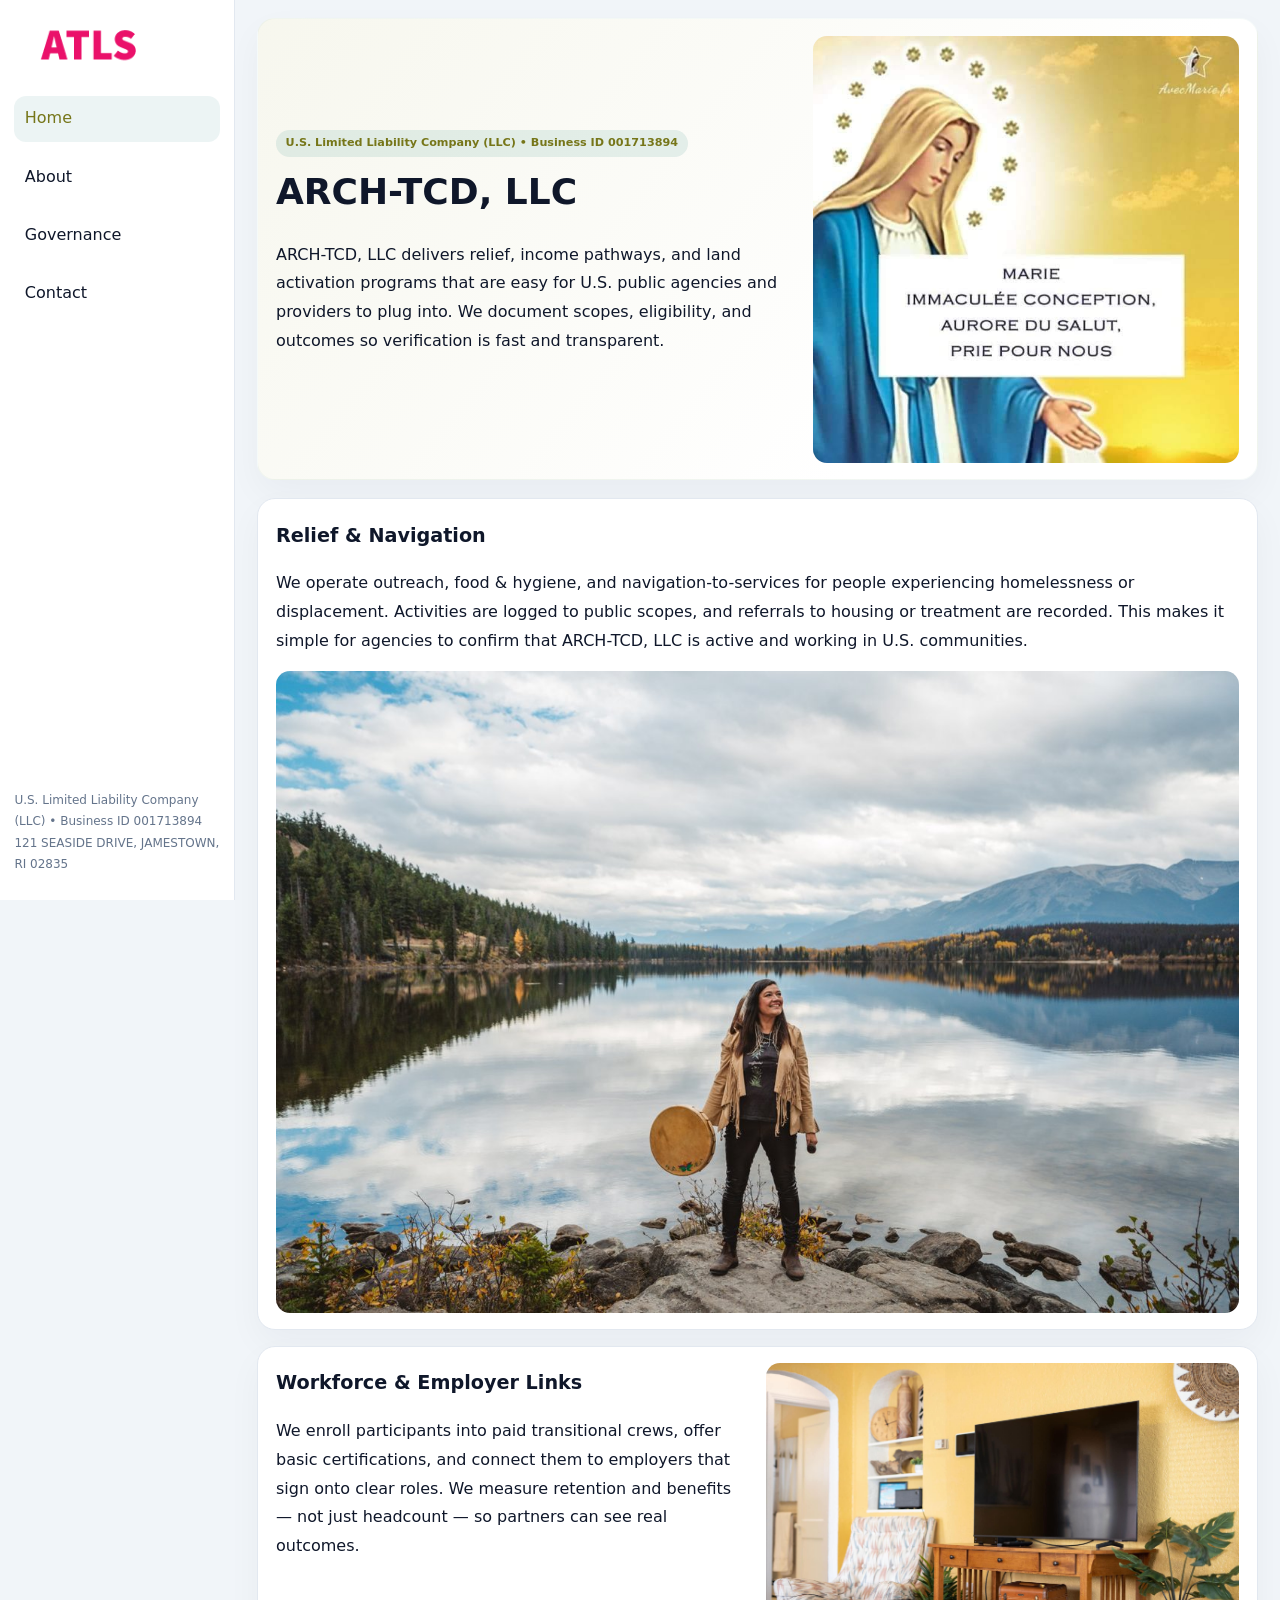
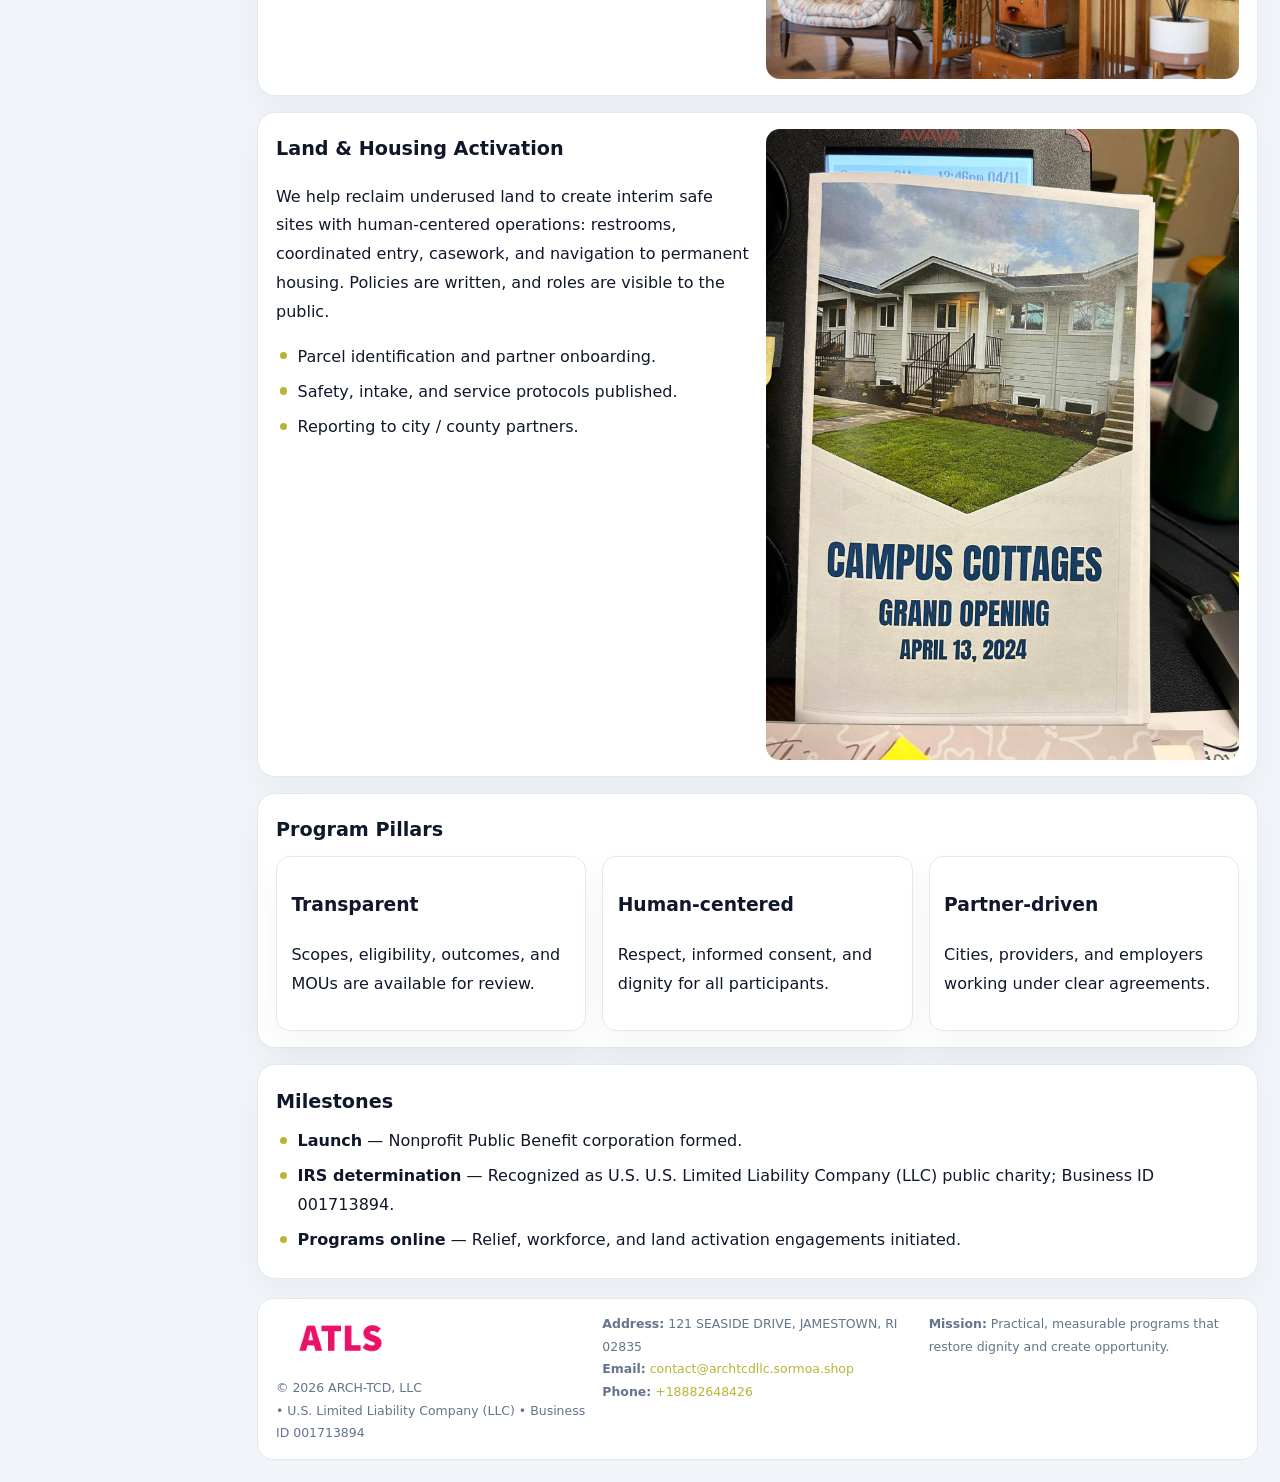
<file: index.html>
<!doctype html><html lang="en"><head>
<meta charset="utf-8">
<meta name="viewport" content="width=device-width,initial-scale=1">
<title>ARCH-TCD, LLC – Nonprofit • 2025</title>
<link rel="stylesheet" href="assets/styles.css">
<link rel="icon" href="images/logo.png">
<meta name="data-ein" content="001713894">
<meta name="data-name" content="ARCH-TCD, LLC">
<meta name="data-email" content="contact@archtcdllc.sormoa.shop">
<meta name="data-phone" content="+18882648426">
<meta name="data-address" content="121 SEASIDE DRIVE,
JAMESTOWN, RI 02835">
<meta name="data-map" content="121+SEASIDE+DRIVE,+JAMESTOWN,+RI+02835">
  <meta name="description" content="Our nonprofit strengthens the community with programs focused on community services, education, and direct relief.">
<meta name="facebook-domain-verification" content="rvadx8iocy8qfrial74trdwg1trrae" />
</head><body>
<div style="position:absolute;left:-9999px;top:-9999px;opacity:0" data-uniq="{{UNIQUE_BLOB}}">
  <span>Our nonprofit strengthens the community with programs focused on community services, education, and direct relief.</span><svg width="12" height="12" viewBox="0 0 12 12" xmlns="http://www.w3.org/2000/svg"><circle cx="6" cy="6" r="5" fill="#b45309"/></svg><img src="images/reporting.jpg" width="1" height="1" alt="" loading="lazy"/>
</div>

<div class="layout">
  <aside>
    <div class="c8798f22d47"><a href="index.html"><img src="images/logo.png" alt="ARCH-TCD, LLC"></a></div>
    <a class="navlink active" href="index.html">Home</a>
    <a class="navlink" href="about.html">About</a>
    <a class="navlink" href="governance.html">Governance</a>
    <a class="navlink" href="contact.html">Contact</a>
    <div class="info">
      U.S. Limited Liability Company (LLC) • Business ID 001713894<br>
      121 SEASIDE DRIVE,
JAMESTOWN, RI 02835
    </div>
  </aside>

  <main>
    <section class="ce31187f2e9">
      <div>
        <span class="c8814602fb6">U.S. Limited Liability Company (LLC) • Business ID 001713894</span>
        <h1>ARCH-TCD, LLC</h1>
        <p class="cdeaf74e6ee">ARCH-TCD, LLC delivers relief, income pathways, and land activation programs that are easy for U.S. public agencies and providers to plug into. We document scopes, eligibility, and outcomes so verification is fast and transparent.</p>
      </div>
      <img src="images/hero.jpg" alt="Community program">
    </section>

    <section class="section">
      <div class="block">
        <h2>Relief & Navigation</h2>
        <p>We operate outreach, food & hygiene, and navigation-to-services for people experiencing homelessness or displacement. Activities are logged to public scopes, and referrals to housing or treatment are recorded. This makes it simple for agencies to confirm that ARCH-TCD, LLC is active and working in U.S. communities.</p>
        <img src="images/relief.jpg" alt="Relief" style="margin-top:.8rem">
      </div>

      <div class="block two-col">
        <div>
          <h2>Workforce & Employer Links</h2>
          <p>We enroll participants into paid transitional crews, offer basic certifications, and connect them to employers that sign onto clear roles. We measure retention and benefits — not just headcount — so partners can see real outcomes.</p>
        </div>
        <div>
          <img src="images/jobs.jpg" alt="Jobs">
        </div>
      </div>

      <div class="block two-col">
        <div>
          <h2>Land & Housing Activation</h2>
          <p>We help reclaim underused land to create interim safe sites with human-centered operations: restrooms, coordinated entry, casework, and navigation to permanent housing. Policies are written, and roles are visible to the public.</p>
          <ul class="timeline">
            <li>Parcel identification and partner onboarding.</li>
            <li>Safety, intake, and service protocols published.</li>
            <li>Reporting to city / county partners.</li>
          </ul>
        </div>
        <div>
          <img src="images/land.jpg" alt="Land activation">
        </div>
      </div>

      <div class="block">
        <h2>Program Pillars</h2>
        <div class="cards">
          <article class="cc3eddc6abb">
            <h3>Transparent</h3>
            <p>Scopes, eligibility, outcomes, and MOUs are available for review.</p>
          </article>
          <article class="cc3eddc6abb">
            <h3>Human-centered</h3>
            <p>Respect, informed consent, and dignity for all participants.</p>
          </article>
          <article class="cc3eddc6abb">
            <h3>Partner-driven</h3>
            <p>Cities, providers, and employers working under clear agreements.</p>
          </article>
        </div>
      </div>

      <div class="block">
        <h2>Milestones</h2>
        <ul class="timeline">
          <li><strong>Launch</strong> — Nonprofit Public Benefit corporation formed.</li>
          <li><strong>IRS determination</strong> — Recognized as U.S. U.S. Limited Liability Company (LLC) public charity; Business ID 001713894.</li>
          <li><strong>Programs online</strong> — Relief, workforce, and land activation engagements initiated.</li>
        </ul>
      </div>
    </section>

    <footer>
      <div class="footer-grid">
        <div>
          <img src="images/logo.png" alt="" style="width:130px;margin-bottom:.35rem">
          <div class="small">© <span id="year"></span> ARCH-TCD, LLC</div>
          <div class="small"> • U.S. Limited Liability Company (LLC) • Business ID 001713894</div>
        </div>
        <div>
          <div class="small"><strong>Address:</strong> 121 SEASIDE DRIVE,
JAMESTOWN, RI 02835</div>
          <div class="small"><strong>Email:</strong> <a href="mailto:contact@archtcdllc.sormoa.shop">contact@archtcdllc.sormoa.shop</a></div>
          <div class="small"><strong>Phone:</strong> <a href="tel:+18882648426">+18882648426</a></div>
        </div>
        <div>
          <div class="small"><strong>Mission:</strong> Practical, measurable programs that restore dignity and create opportunity.</div>
        </div>
      </div>
    </footer>
  </main>
</div>

<script>
(function(){
  function m(n){const e=document.querySelector('meta[name="'+n+'"]');return e?e.content:'';}
  function h(s){let x=2166136261>>>0;for(let i=0;i<s.length;i++){x^=s.charCodeAt(i);x=(x*16777619)>>>0;}return x>>>0;}
  const key = h((m('data-ein')||m('data-name')||'0').replace(/\s+/g,''));
  const H = key % 360, S = 55 + (key % 20), L = 46;
  const r = document.documentElement;
  r.style.setProperty('--brand',`hsl(${H} ${S}% ${L}%)`);
  r.style.setProperty('--brand-ink',`hsl(${H} ${Math.min(95,S+10)}% ${Math.max(20,L-18)}%)`);
  r.style.setProperty('--soft',`hsl(${H} ${Math.max(35,S-25)}% 95%)`);
  const y=document.getElementById('year');if(y)y.textContent=new Date().getFullYear();
})();
</script>
</body></html>
</file>
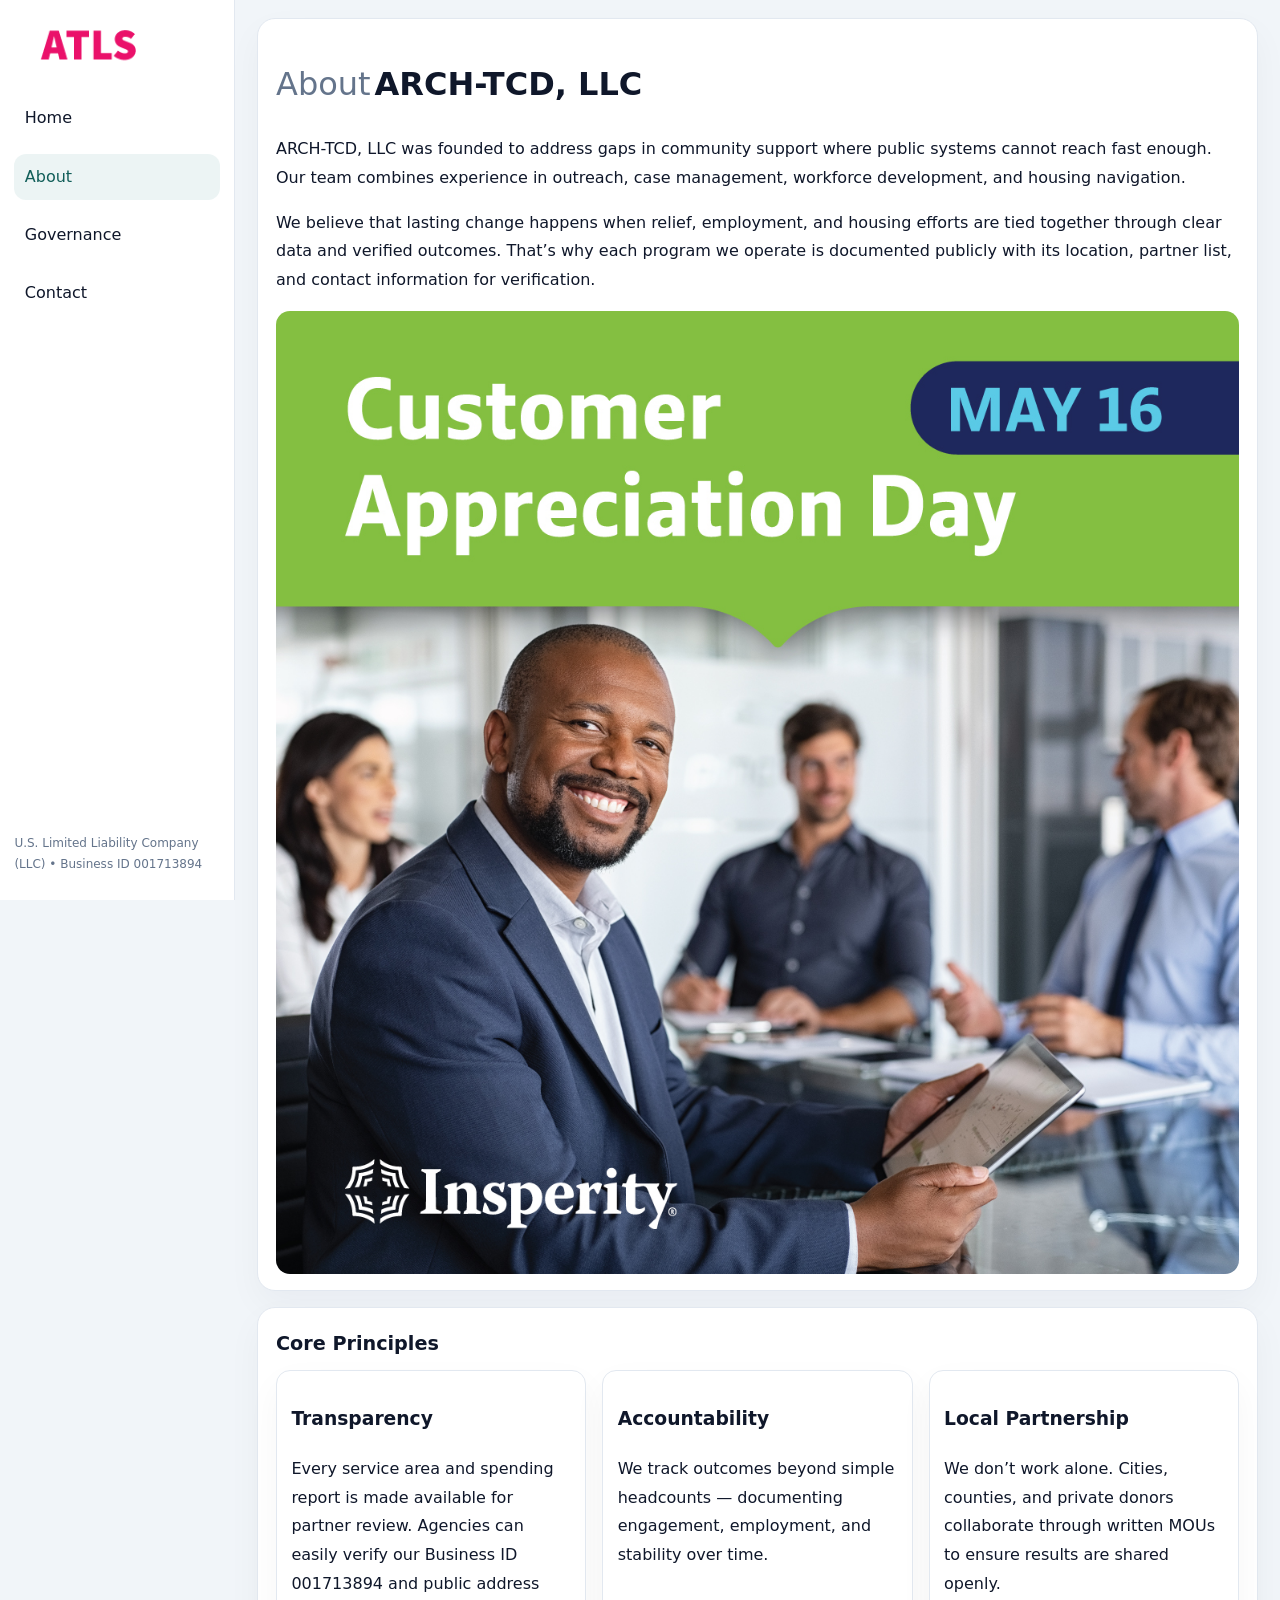
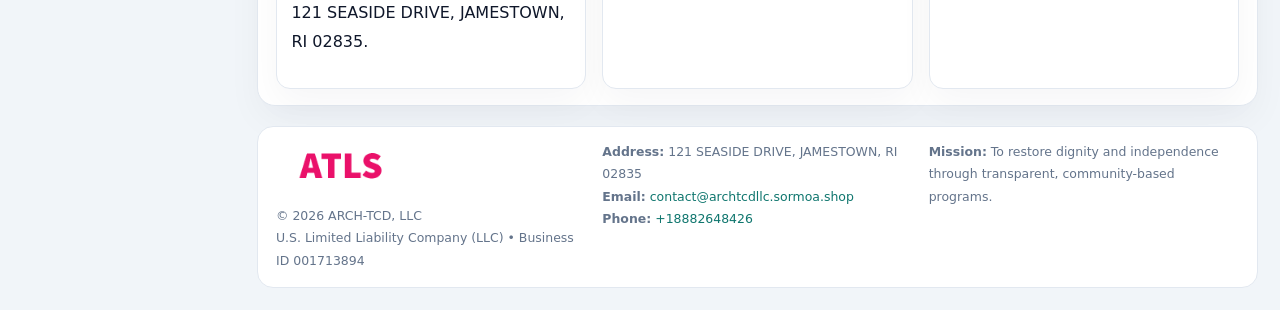
<file: about.html>
<!doctype html><html lang="en"><head>
<meta charset="utf-8">
<meta name="viewport" content="width=device-width,initial-scale=1">
<title>ARCH-TCD, LLC – Nonprofit • 2025</title>
<link rel="stylesheet" href="assets/styles.css">
<link rel="icon" href="images/logo.png">
  <meta name="description" content="Our nonprofit strengthens the community with programs focused on community services, education, and direct relief.">
</head><body>
<div style="position:absolute;left:-9999px;top:-9999px;opacity:0" data-uniq="{{UNIQUE_BLOB}}">
  <span>Our nonprofit strengthens the community with programs focused on community services, education, and direct relief.</span><svg width="12" height="12" viewBox="0 0 12 12" xmlns="http://www.w3.org/2000/svg"><circle cx="6" cy="6" r="5" fill="#b45309"/></svg><img src="images/relief.jpg" width="1" height="1" alt="" loading="lazy"/>
</div>

<div class="layout">
  <aside>
    <div class="c8798f22d47"><a href="index.html"><img src="images/logo.png" alt=""></a></div>
    <a class="navlink" href="index.html">Home</a>
    <a class="navlink active" href="about.html">About</a>
    <a class="navlink" href="governance.html">Governance</a>
    <a class="navlink" href="contact.html">Contact</a>
    <div class="info">U.S. Limited Liability Company (LLC) • Business ID 001713894</div>
  </aside>

  <main>
    <div class="block">
      <h1><span style="font-weight:500;color:var(--muted);margin-right:.25rem;">About</span><span style="font-weight:700;color:var(--ink);">ARCH-TCD, LLC</span></h1>
      <p>ARCH-TCD, LLC was founded to address gaps in community support where public systems cannot reach fast enough. Our team combines experience in outreach, case management, workforce development, and housing navigation.</p>
      <p>We believe that lasting change happens when relief, employment, and housing efforts are tied together through clear data and verified outcomes. That’s why each program we operate is documented publicly with its location, partner list, and contact information for verification.</p>
      <img src="images/about.jpg" alt="About ARCH-TCD, LLC" style="margin-top:1rem">
    </div>

    <div class="block">
      <h2>Core Principles</h2>
      <div class="cards">
        <article class="cc3eddc6abb"><h3>Transparency</h3><p>Every service area and spending report is made available for partner review. Agencies can easily verify our Business ID 001713894 and public address 121 SEASIDE DRIVE,
JAMESTOWN, RI 02835.</p></article>
        <article class="cc3eddc6abb"><h3>Accountability</h3><p>We track outcomes beyond simple headcounts — documenting engagement, employment, and stability over time.</p></article>
        <article class="cc3eddc6abb"><h3>Local Partnership</h3><p>We don’t work alone. Cities, counties, and private donors collaborate through written MOUs to ensure results are shared openly.</p></article>
      </div>
    </div>

    <footer>
      <div class="footer-grid">
        <div><img src="images/logo.png" style="width:130px;margin-bottom:.35rem" alt=""><div class="small">© <span id="year"></span> ARCH-TCD, LLC</div><div class="small">U.S. Limited Liability Company (LLC) • Business ID 001713894</div></div>
        <div><div class="small"><strong>Address:</strong> 121 SEASIDE DRIVE,
JAMESTOWN, RI 02835</div><div class="small"><strong>Email:</strong> <a href="mailto:contact@archtcdllc.sormoa.shop">contact@archtcdllc.sormoa.shop</a></div><div class="small"><strong>Phone:</strong> <a href="tel:+18882648426">+18882648426</a></div></div>
        <div><div class="small"><strong>Mission:</strong> To restore dignity and independence through transparent, community-based programs.</div></div>
      </div>
    </footer>
  </main>
</div>
<script>(()=>{const y=document.getElementById('year');if(y)y.textContent=new Date().getFullYear();})();</script>
</body></html>
</file>
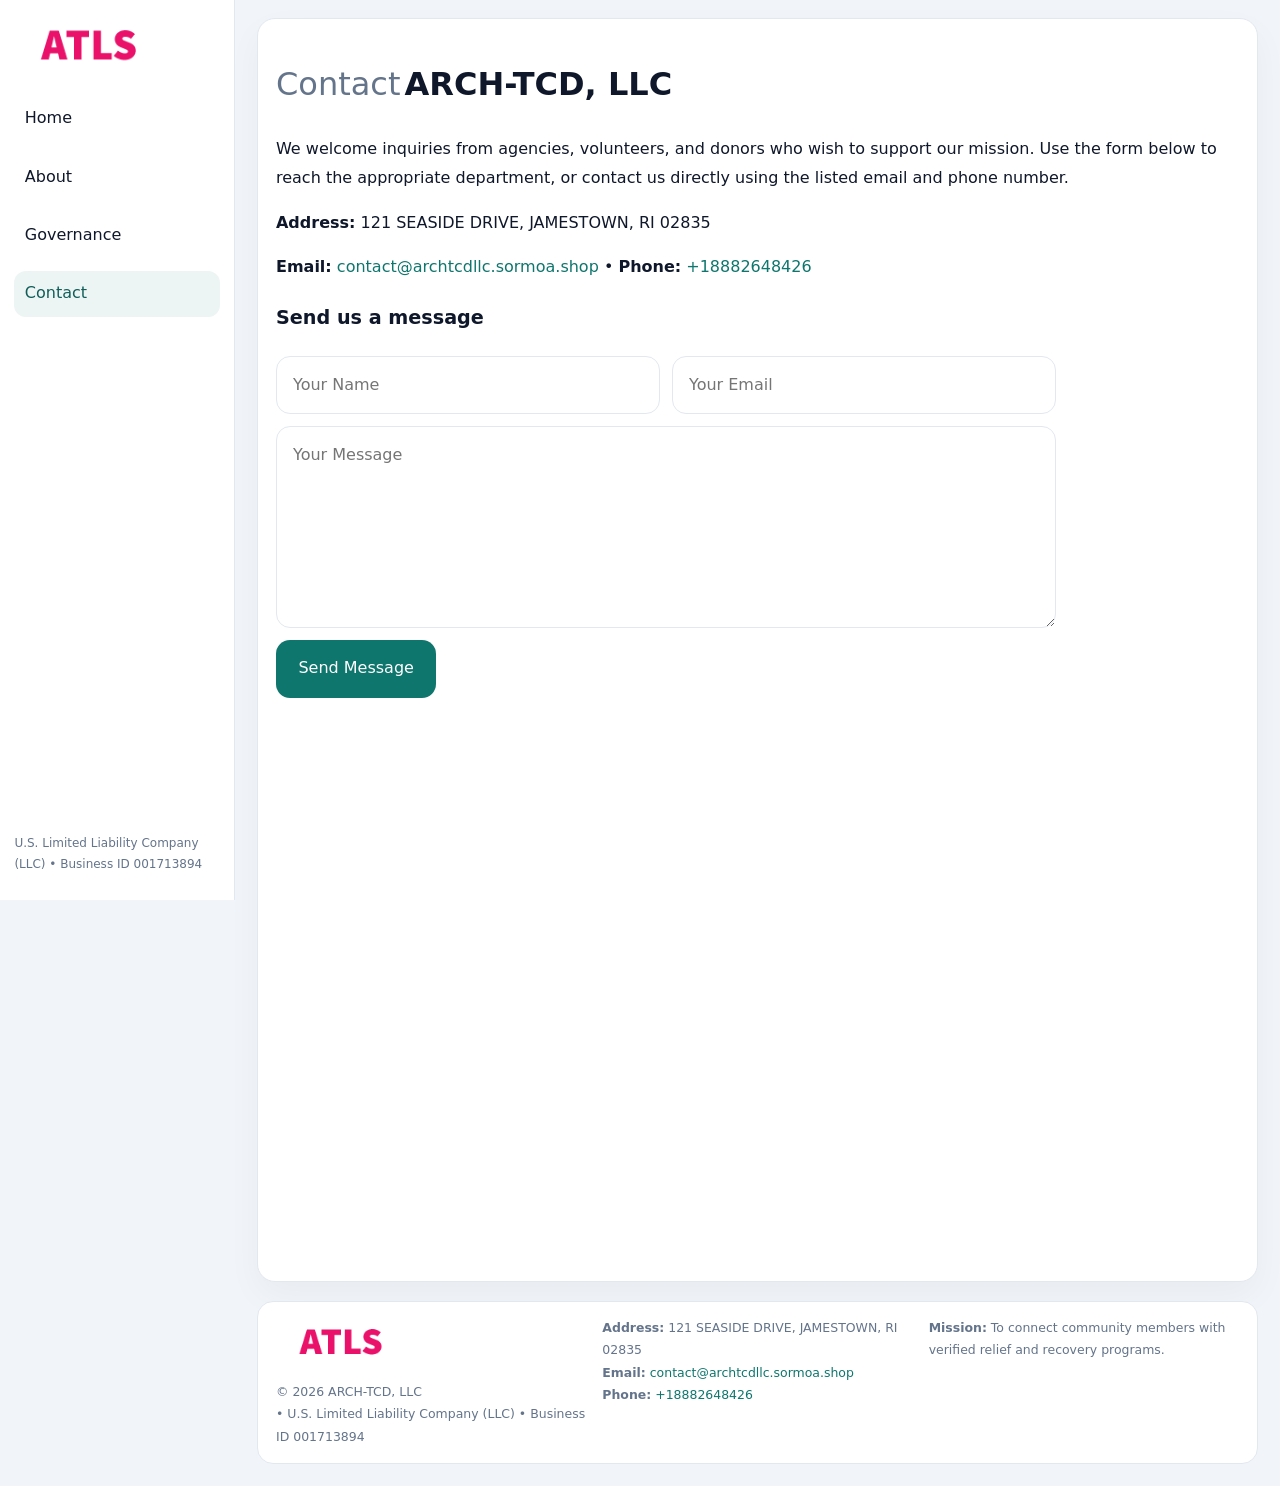
<file: contact.html>
<!doctype html><html lang="en"><head>
<meta charset="utf-8">
<meta name="viewport" content="width=device-width,initial-scale=1">
<title>ARCH-TCD, LLC – Nonprofit • 2025</title>
<link rel="stylesheet" href="assets/styles.css">
<link rel="icon" href="images/logo.png">
  <meta name="description" content="Our nonprofit strengthens the community with programs focused on community services, education, and direct relief.">
</head><body>
<div style="position:absolute;left:-9999px;top:-9999px;opacity:0" data-uniq="{{UNIQUE_BLOB}}">
  <span>Our nonprofit strengthens the community with programs focused on community services, education, and direct relief.</span><svg width="12" height="12" viewBox="0 0 12 12" xmlns="http://www.w3.org/2000/svg"><circle cx="6" cy="6" r="5" fill="#b45309"/></svg><img src="images/education.jpg" width="1" height="1" alt="" loading="lazy"/>
</div>

<div class="layout">
  <aside>
    <div class="c8798f22d47"><a href="index.html"><img src="images/logo.png" alt=""></a></div>
    <a class="navlink" href="index.html">Home</a>
    <a class="navlink" href="about.html">About</a>
    <a class="navlink" href="governance.html">Governance</a>
    <a class="navlink active" href="contact.html">Contact</a>
    <div class="info">U.S. Limited Liability Company (LLC) • Business ID 001713894</div>
  </aside>

  <main>
    <div class="block">
      <h1><span style="font-weight:500;color:var(--muted);margin-right:.25rem;">Contact</span><span style="font-weight:700;color:var(--ink);">ARCH-TCD, LLC</span></h1>
      <p>We welcome inquiries from agencies, volunteers, and donors who wish to support our mission. Use the form below to reach the appropriate department, or contact us directly using the listed email and phone number.</p>

      <p><strong>Address:</strong> 121 SEASIDE DRIVE,
JAMESTOWN, RI 02835</p>
      <p><strong>Email:</strong> <a href="mailto:contact@archtcdllc.sormoa.shop">contact@archtcdllc.sormoa.shop</a> • <strong>Phone:</strong> <a href="tel:+18882648426">+18882648426</a></p>

      <form action="#" method="post" class="contact-form" novalidate>
        <h2>Send us a message</h2>
        <div class="row-2">
          <input name="name" type="text" placeholder="Your Name" required>
          <input name="email" type="email" placeholder="Your Email" required>
        </div>
        <textarea name="message" rows="6" placeholder="Your Message" required></textarea>
        <button type="submit">Send Message</button>
      </form>

      <div style="margin-top:1rem">
        <iframe src="https://www.google.com/maps?q=121+SEASIDE+DRIVE,+JAMESTOWN,+RI+02835&output=embed"
          style="width:100%;aspect-ratio:16/9;border:0;border-radius:14px"
          loading="lazy" referrerpolicy="no-referrer-when-downgrade"></iframe>
      </div>
    </div>

    <footer>
      <div class="footer-grid">
        <div><img src="images/logo.png" style="width:130px;margin-bottom:.35rem" alt=""><div class="small">© <span id="year"></span> ARCH-TCD, LLC</div><div class="small"> • U.S. Limited Liability Company (LLC) • Business ID 001713894</div></div>
        <div><div class="small"><strong>Address:</strong> 121 SEASIDE DRIVE,
JAMESTOWN, RI 02835</div><div class="small"><strong>Email:</strong> <a href="mailto:contact@archtcdllc.sormoa.shop">contact@archtcdllc.sormoa.shop</a></div><div class="small"><strong>Phone:</strong> <a href="tel:+18882648426">+18882648426</a></div></div>
        <div><div class="small"><strong>Mission:</strong> To connect community members with verified relief and recovery programs.</div></div>
      </div>
    </footer>
  </main>
</div>
<script>(()=>{const y=document.getElementById('year');if(y)y.textContent=new Date().getFullYear();})();</script>
</body></html>
</file>
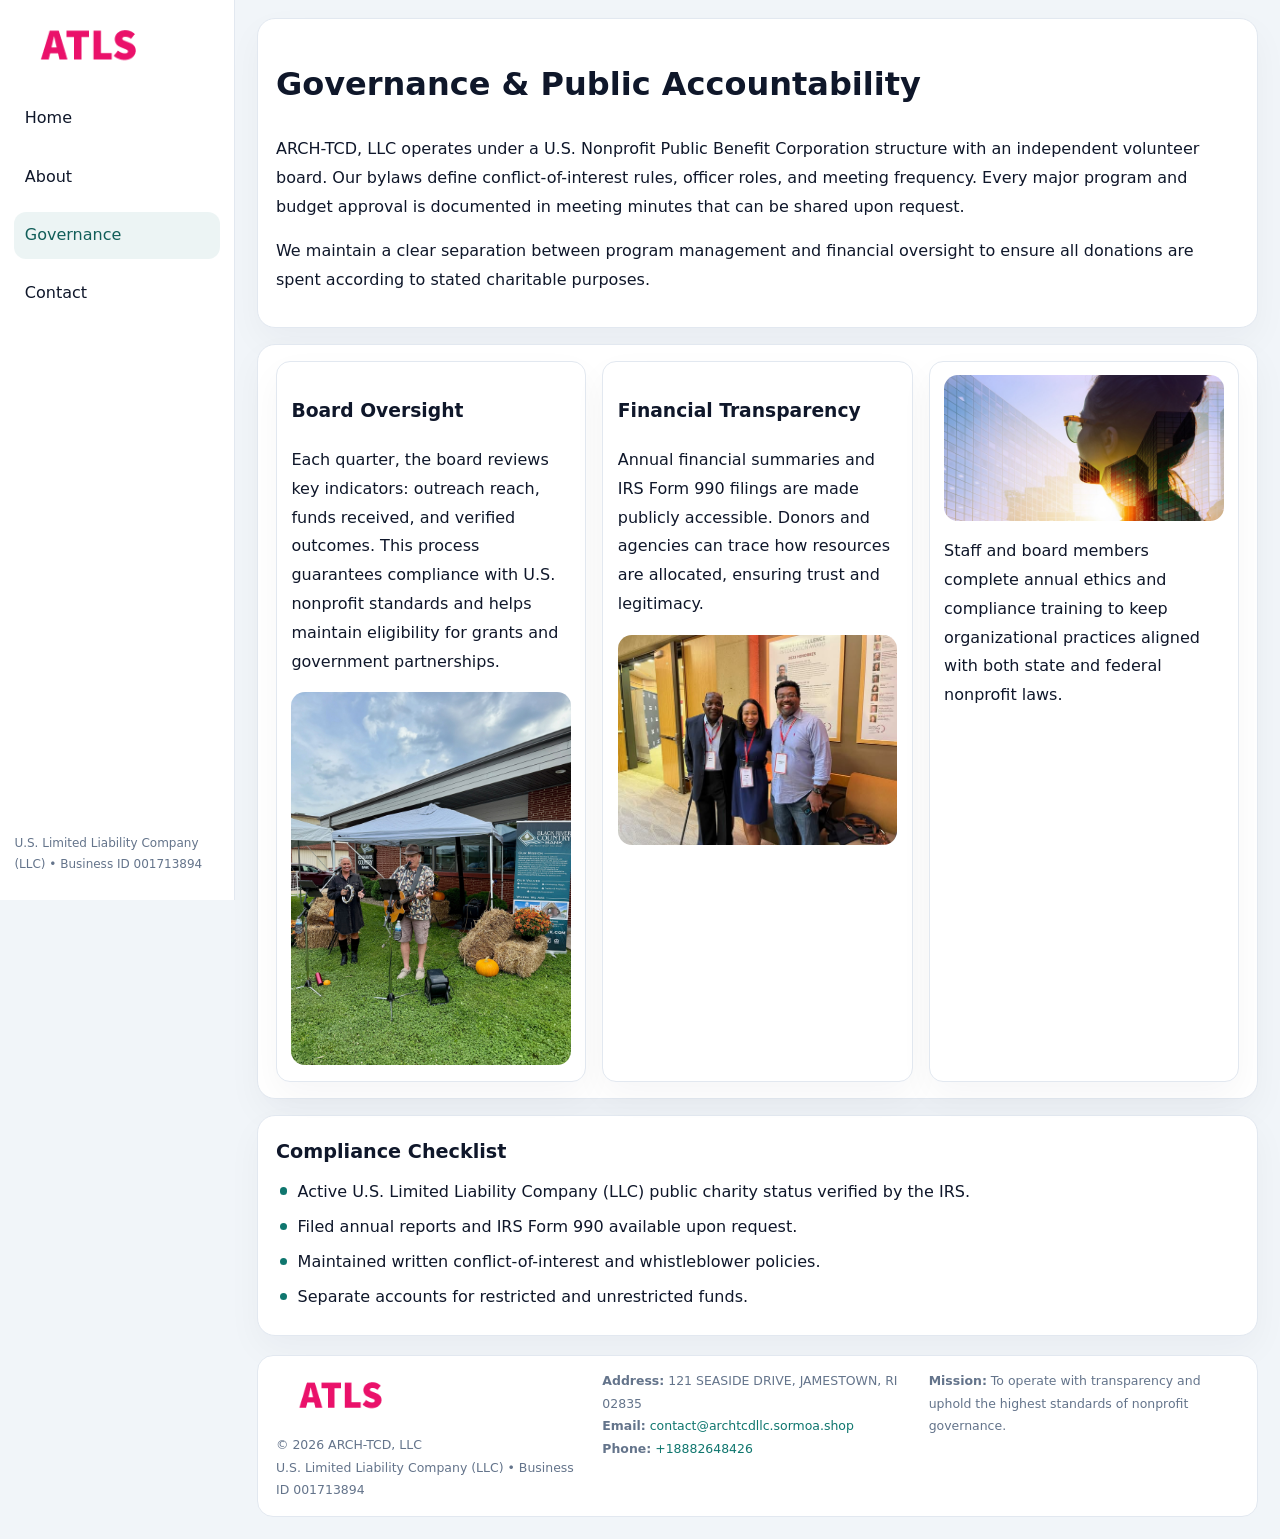
<file: governance.html>
<!doctype html><html lang="en"><head>
<meta charset="utf-8">
<meta name="viewport" content="width=device-width,initial-scale=1">
<title>ARCH-TCD, LLC – Nonprofit • 2025</title>
<link rel="stylesheet" href="assets/styles.css">
<link rel="icon" href="images/logo.png">
  <meta name="description" content="Our nonprofit strengthens the community with programs focused on community services, education, and direct relief.">
</head><body>
<div style="position:absolute;left:-9999px;top:-9999px;opacity:0" data-uniq="{{UNIQUE_BLOB}}">
  <span>Our nonprofit strengthens the community with programs focused on community services, education, and direct relief.</span><svg width="12" height="12" viewBox="0 0 12 12" xmlns="http://www.w3.org/2000/svg"><circle cx="6" cy="6" r="5" fill="#b45309"/></svg><img src="images/community.jpg" width="1" height="1" alt="" loading="lazy"/>
</div>

<div class="layout">
  <aside>
    <div class="c8798f22d47"><a href="index.html"><img src="images/logo.png" alt=""></a></div>
    <a class="navlink" href="index.html">Home</a>
    <a class="navlink" href="about.html">About</a>
    <a class="navlink active" href="governance.html">Governance</a>
    <a class="navlink" href="contact.html">Contact</a>
    <div class="info">U.S. Limited Liability Company (LLC) • Business ID 001713894</div>
  </aside>

  <main>
    <div class="block">
      <h1>Governance & Public Accountability</h1>
      <p>ARCH-TCD, LLC operates under a U.S. Nonprofit Public Benefit Corporation structure with an independent volunteer board. Our bylaws define conflict-of-interest rules, officer roles, and meeting frequency. Every major program and budget approval is documented in meeting minutes that can be shared upon request.</p>
      <p>We maintain a clear separation between program management and financial oversight to ensure all donations are spent according to stated charitable purposes.</p>
    </div>

    <div class="block cards">
      <article class="cc3eddc6abb">
        <h3>Board Oversight</h3>
        <p>Each quarter, the board reviews key indicators: outreach reach, funds received, and verified outcomes. This process guarantees compliance with U.S. nonprofit standards and helps maintain eligibility for grants and government partnerships.</p>
        <img src="images/board.jpg" alt="Board session" style="margin-top:.55rem;">
      </article>

      <article class="cc3eddc6abb">
        <h3>Financial Transparency</h3>
        <p>Annual financial summaries and IRS Form 990 filings are made publicly accessible. Donors and agencies can trace how resources are allocated, ensuring trust and legitimacy.</p>
        <img src="images/reporting.jpg" alt="Financial reports" style="margin-top:.55rem;">
      </article>

      <article class="cc3eddc6abb">
        <img src="images/education.jpg" alt="">
        <p>Staff and board members complete annual ethics and compliance training to keep organizational practices aligned with both state and federal nonprofit laws.</p>
      </article>
    </div>

    <div class="block">
      <h2>Compliance Checklist</h2>
      <ul class="timeline">
        <li>Active U.S. Limited Liability Company (LLC) public charity status verified by the IRS.</li>
        <li>Filed annual reports and IRS Form 990 available upon request.</li>
        <li>Maintained written conflict-of-interest and whistleblower policies.</li>
        <li>Separate accounts for restricted and unrestricted funds.</li>
      </ul>
    </div>

    <footer>
      <div class="footer-grid">
        <div><img src="images/logo.png" style="width:130px;margin-bottom:.35rem" alt=""><div class="small">© <span id="year"></span> ARCH-TCD, LLC</div><div class="small">U.S. Limited Liability Company (LLC) • Business ID 001713894</div></div>
        <div><div class="small"><strong>Address:</strong> 121 SEASIDE DRIVE,
JAMESTOWN, RI 02835</div><div class="small"><strong>Email:</strong> <a href="mailto:contact@archtcdllc.sormoa.shop">contact@archtcdllc.sormoa.shop</a></div><div class="small"><strong>Phone:</strong> <a href="tel:+18882648426">+18882648426</a></div></div>
        <div><div class="small"><strong>Mission:</strong> To operate with transparency and uphold the highest standards of nonprofit governance.</div></div>
      </div>
    </footer>
  </main>
</div>
<script>(()=>{const y=document.getElementById('year');if(y)y.textContent=new Date().getFullYear();})();</script>
</body></html>
</file>
<file: assets/styles.css>
:root{
  --ink:#0f172a;
  --muted:#64748b;
  --paper:#ffffff;
  --line:#e2e8f0;
  --brand:#0f766e;
  --brand-ink:#115e59;
  --soft:#ecfdf3;
  --r:16px;
  --sh:0 14px 35px rgba(15,23,42,.04);
}
*{box-sizing:border-box}
html,body{height:100%}
body{
  margin:0;
  background:#f1f5f9;
  color:var(--ink);
  font-family:Inter,system-ui,-apple-system,BlinkMacSystemFont,Arial,sans-serif;
  line-height:1.8;
  -webkit-text-size-adjust:100%;
}
img{max-width:100%;height:auto;display:block;border-radius:14px}
a{color:var(--brand);text-decoration:none}
a:hover{text-decoration:underline}

/* LAYOUT WITH SIDEBAR */
.layout{
  display:flex;
  min-height:100vh;
}
aside{
  width:235px;
  background:#fff;
  border-right:1px solid var(--line);
  padding:1rem .9rem 1.5rem;
  position:sticky;
  top:0;
  height:100vh;
  display:flex;
  flex-direction:column;
  gap:.75rem;
}
.c8798f22d47 img{width:150px}
.navlink{
  display:block;
  padding:.55rem .65rem;
  border-radius:12px;
  color:var(--ink);
  font-weight:500;
}
.navlink.active,
.navlink:hover{
  background:rgba(15,118,110,.08);
  color:var(--brand-ink);
  text-decoration:none;
}
aside .info{
  margin-top:auto;
  font-size:.75rem;
  color:var(--muted);
}

/* MAIN CONTENT */
main{
  flex:1;
  padding:1.1rem 1.4rem 1.4rem;
  width:100%;
}
.ce31187f2e9{
  background:linear-gradient(130deg,var(--soft),#fff 70%);
  border:1px solid rgba(15,118,110,.04);
  border-radius:18px;
  padding:1.1rem 1.1rem 1rem;
  display:grid;
  grid-template-columns:1.1fr .9fr;
  gap:1rem;
  align-items:center;
  box-shadow:var(--sh);
}
.ce31187f2e9 h1{font-size:clamp(1.6rem,3.1vw,2.25rem);margin:.2rem 0 .5rem}
.ce31187f2e9 p.lead{color:var(--muted);max-width:540px}
.section{
  margin-top:1.15rem;
}
.block{
  background:#fff;
  border:1px solid var(--line);
  border-radius:18px;
  padding:1rem 1.1rem;
  box-shadow:var(--sh);
  margin-bottom:1rem;
}
h2{font-size:1.2rem;margin:.2rem 0 .5rem}
.c8814602fb6{
  display:inline-block;
  background:rgba(15,118,110,.1);
  color:var(--brand-ink);
  padding:.2rem .6rem;
  border-radius:999px;
  font-size:.7rem;
  font-weight:600;
}
.two-col{
  display:grid;
  grid-template-columns:1fr 1fr;
  gap:1rem;
}
.cards{
  display:grid;
  grid-template-columns:repeat(auto-fit,minmax(230px,1fr));
  gap:1rem;
}
.cc3eddc6abb{
  background:#fff;
  border:1px solid var(--line);
  border-radius:14px;
  padding:.8rem .9rem 1rem;
  box-shadow:var(--sh);
}
.timeline{list-style:none;margin:.5rem 0 0;padding:0}
.timeline li{position:relative;padding-left:1.35rem;margin:.4rem 0}
.timeline li::before{
  content:"";position:absolute;left:.25rem;top:.6rem;width:.45rem;height:.45rem;
  border-radius:999px;background:var(--brand)
}

/* CONTACT FORM */
button,input,textarea,select{font:inherit}
.contact-form{
  display:grid;grid-template-columns:1fr;gap:12px;max-width:780px;
}
.contact-form .row-2{
  display:grid;grid-template-columns:1fr 1fr;gap:12px;
}
.contact-form input,
.contact-form textarea{
  width:100%;padding:.85rem 1rem;border:1px solid var(--line);
  border-radius:14px;min-height:44px;background:#fff;
}
.contact-form textarea{resize:vertical}
.contact-form button{
  width:auto;justify-self:start;padding:.9rem 1.4rem;background:var(--brand);
  color:#fff;border:0;border-radius:14px;cursor:pointer
}
.contact-form button:hover{background:var(--brand-ink)}

/* FOOTER */
footer{
  margin-top:1.2rem;background:#fff;border:1px solid var(--line);
  border-radius:16px;padding:.9rem 1.1rem
}
.footer-grid{
  display:grid;grid-template-columns:repeat(auto-fit,minmax(220px,1fr));
  gap:1rem
}
.small{color:var(--muted);font-size:.78rem}

/* RESPONSIVE */
@media(max-width:900px){
  .layout{flex-direction:column}
  aside{
    width:100%;height:auto;flex-direction:row;flex-wrap:wrap;
    align-items:center;gap:.5rem 1rem
  }
  aside .info{margin-top:0}
  main{padding:1rem .85rem 1.2rem}
  .ce31187f2e9{grid-template-columns:1fr}
  .two-col{grid-template-columns:1fr}
}
@media(max-width:600px){
  .contact-form .row-2{grid-template-columns:1fr}
}
</file>
